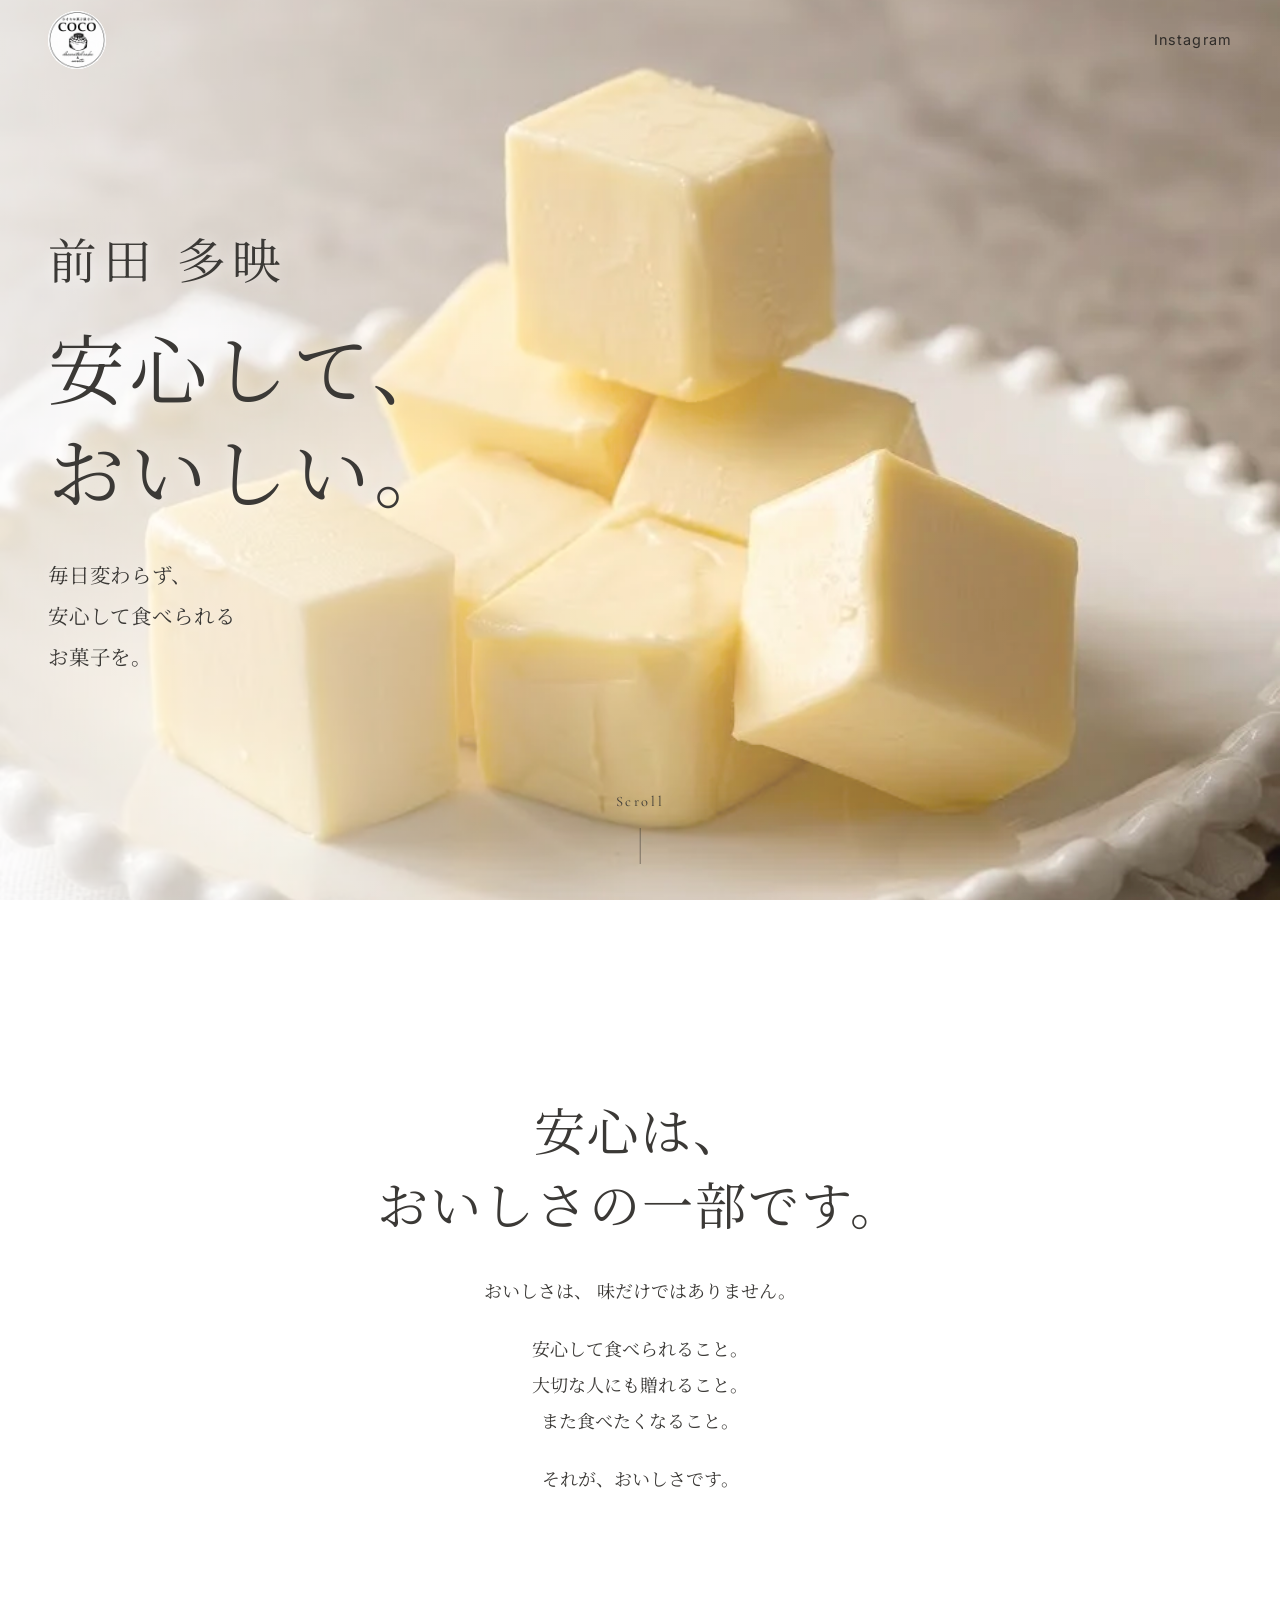
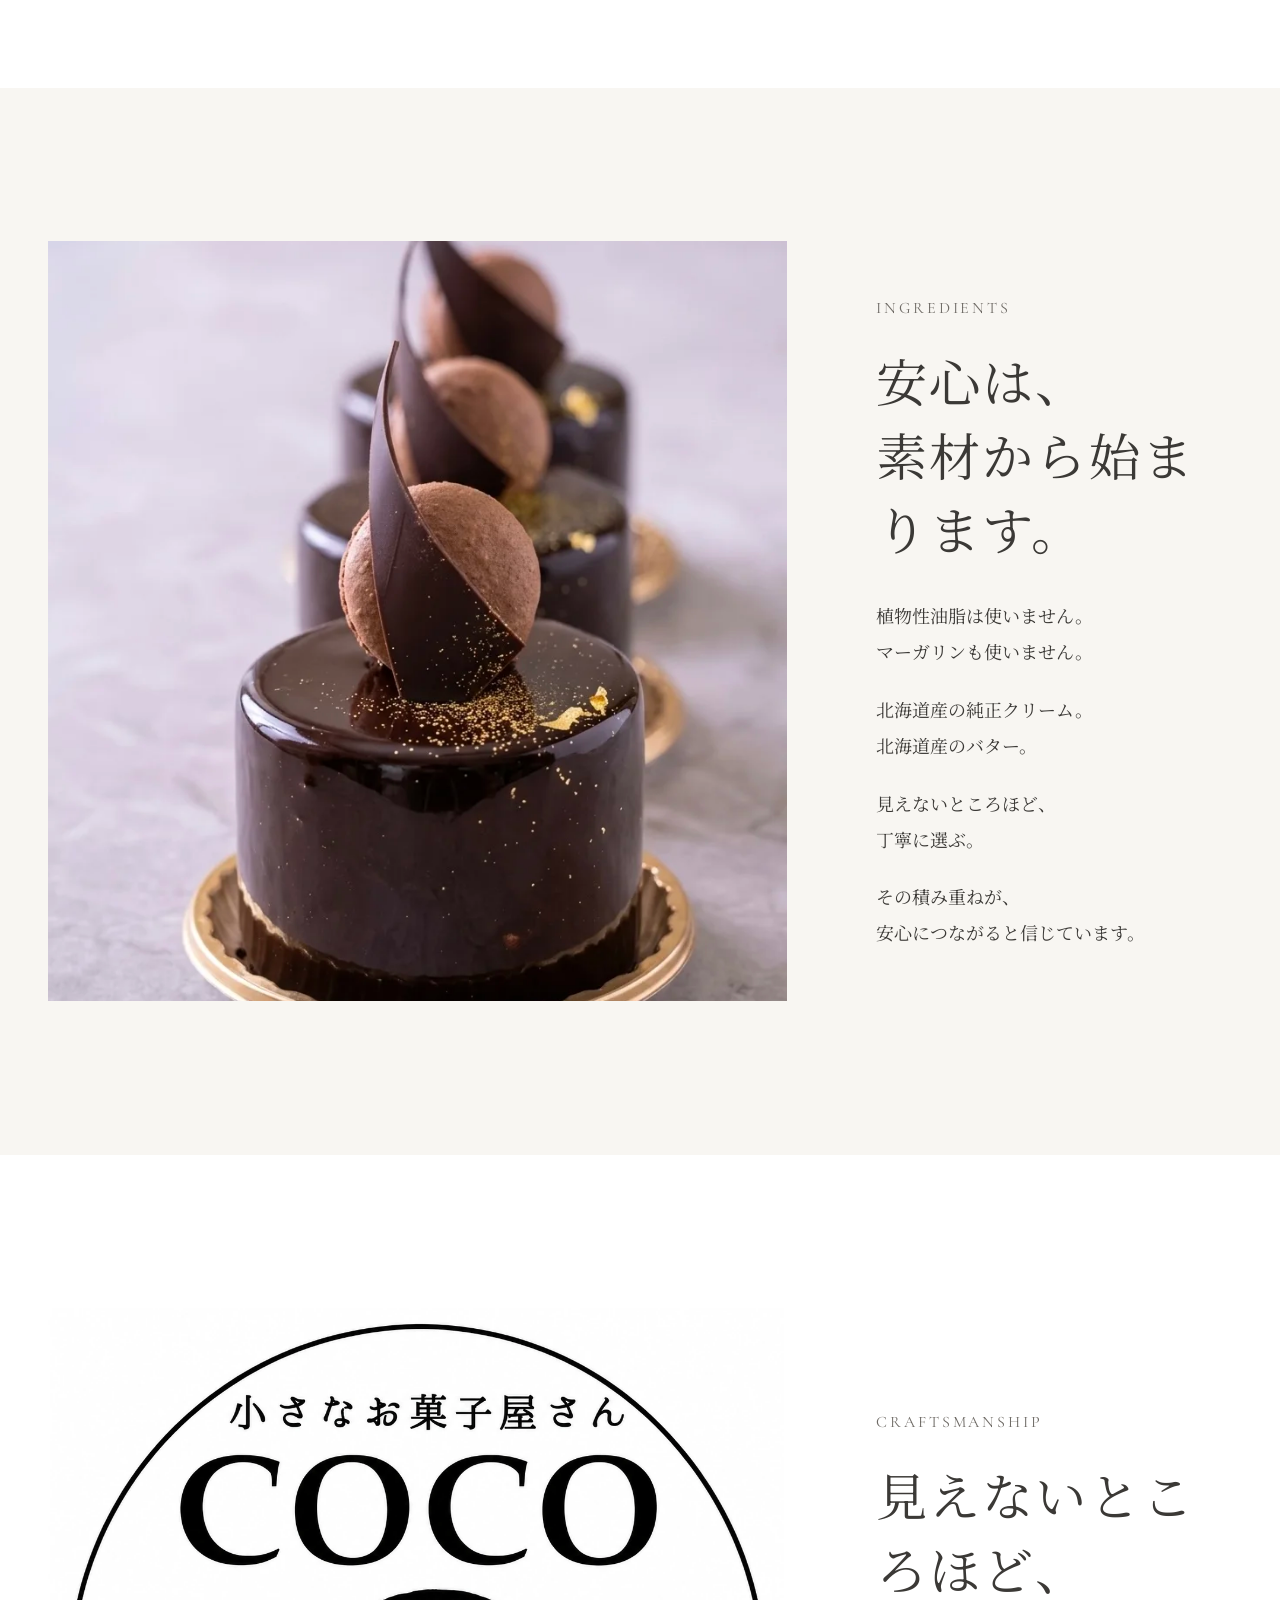
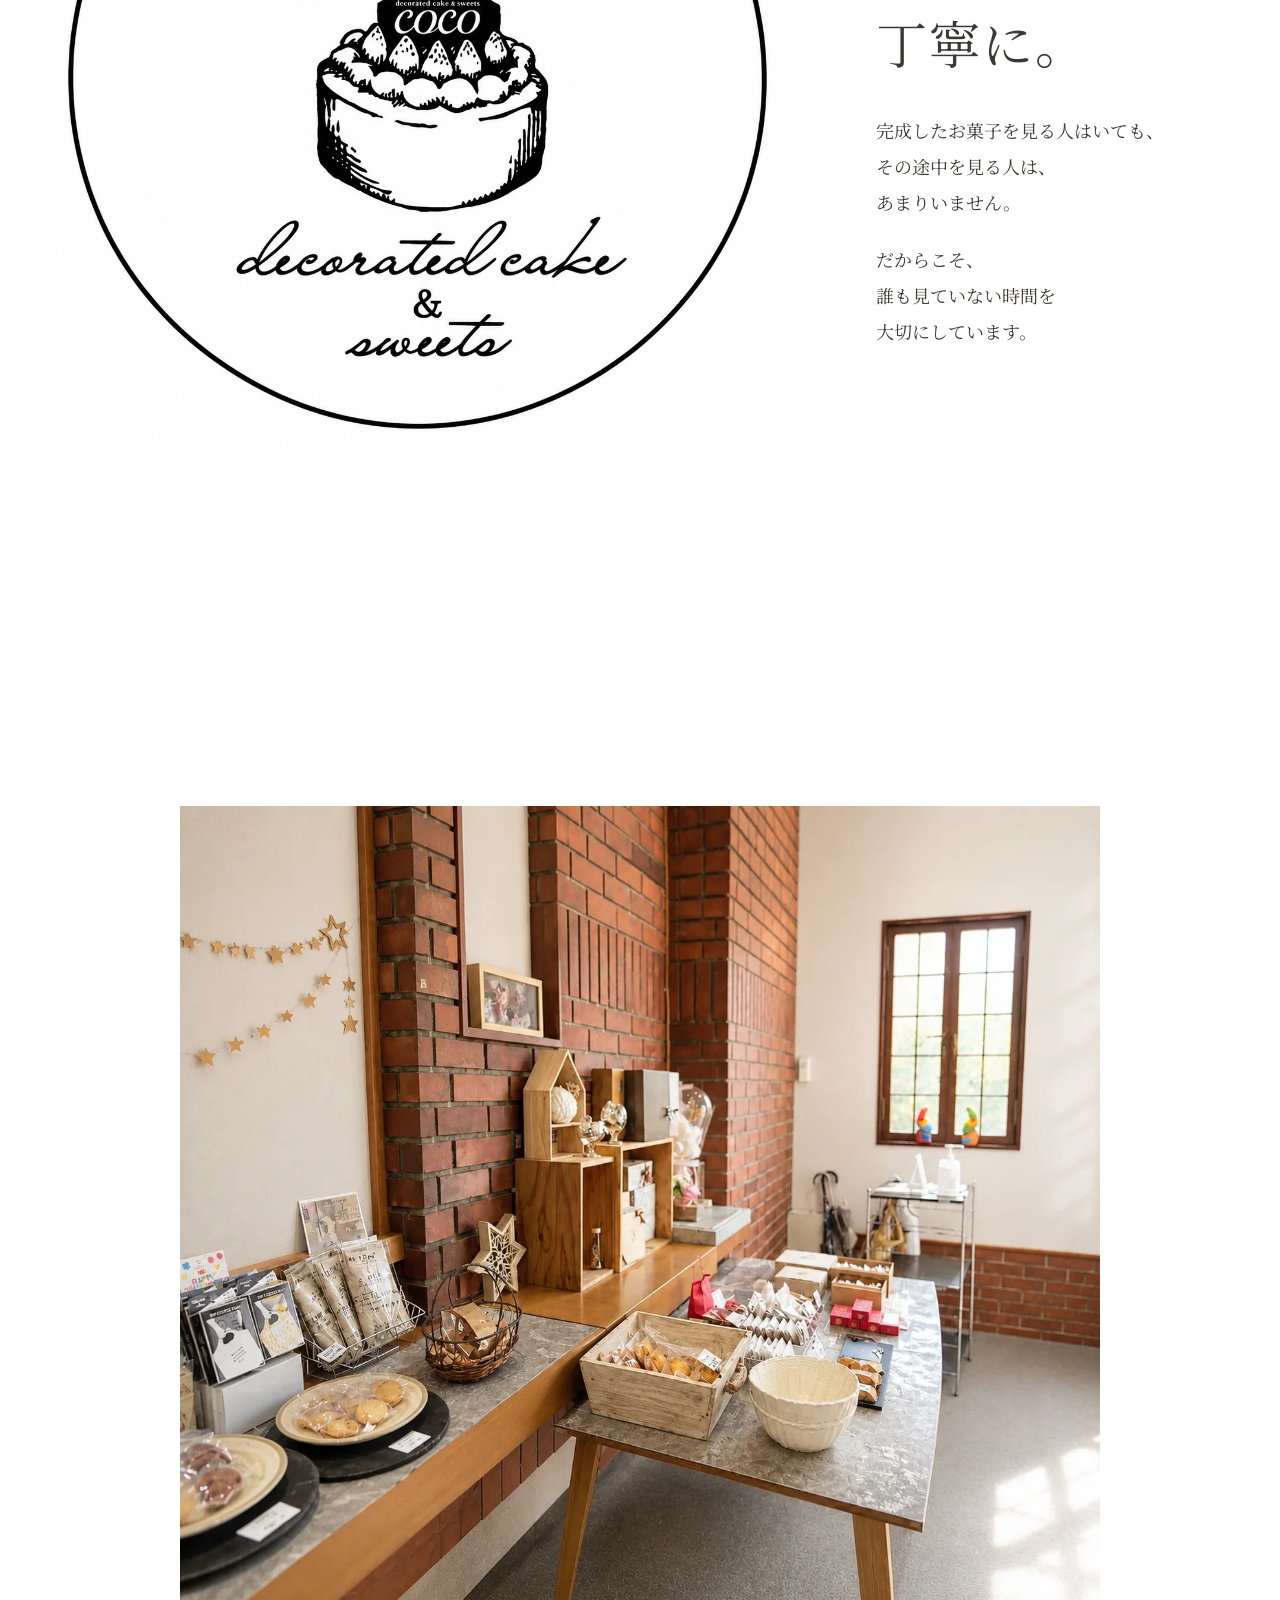
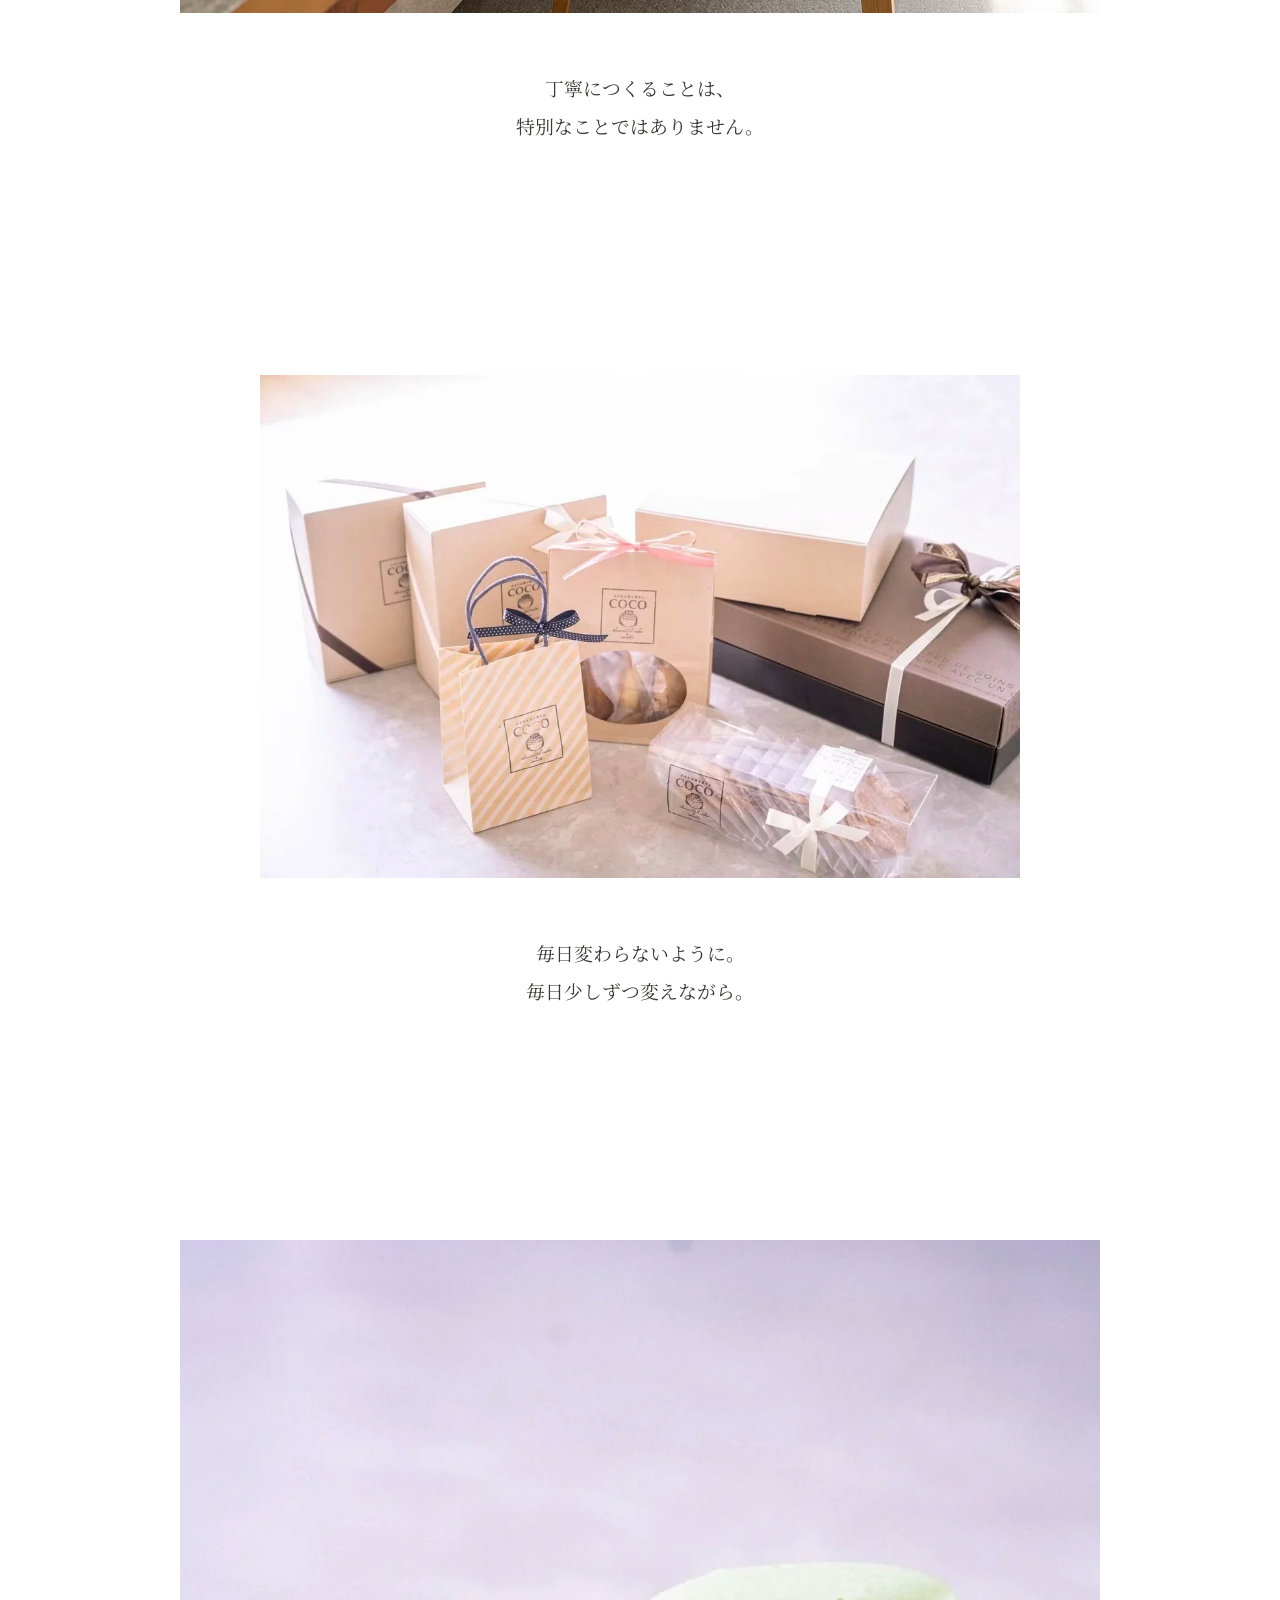
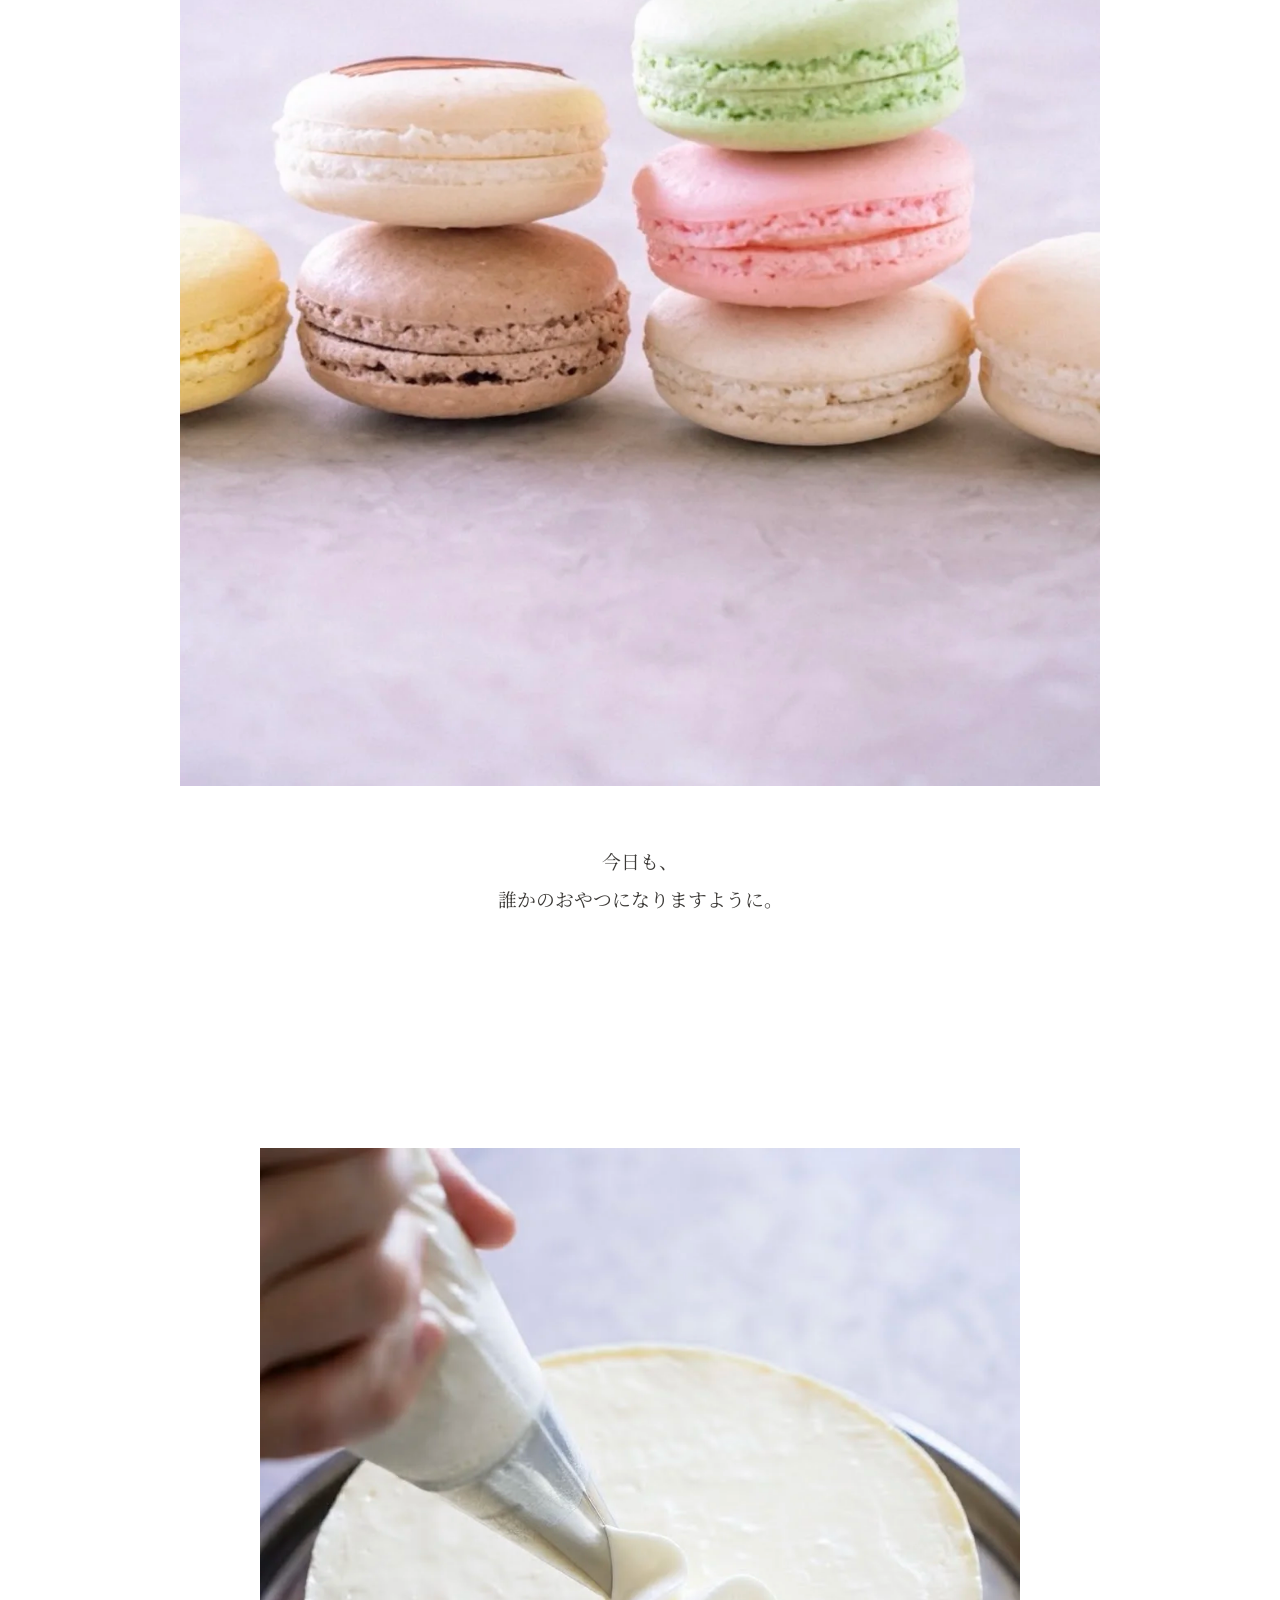
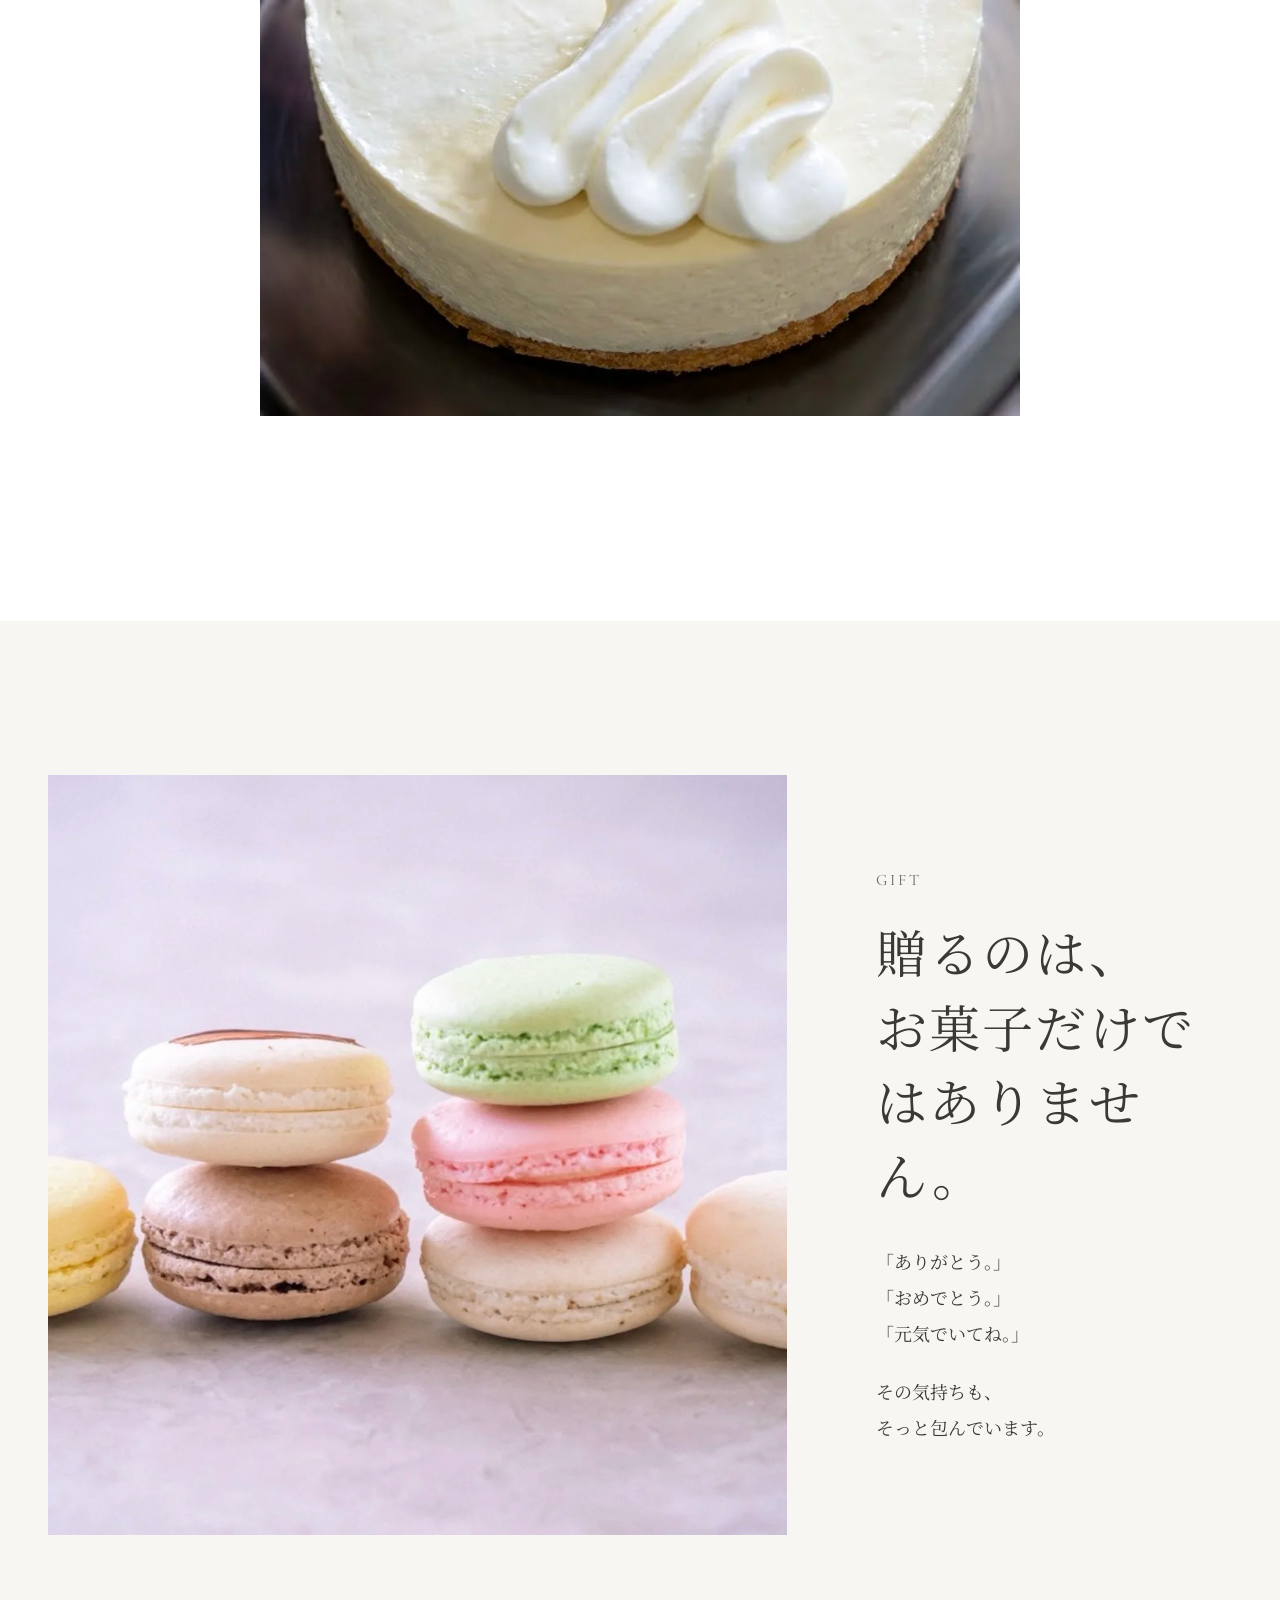
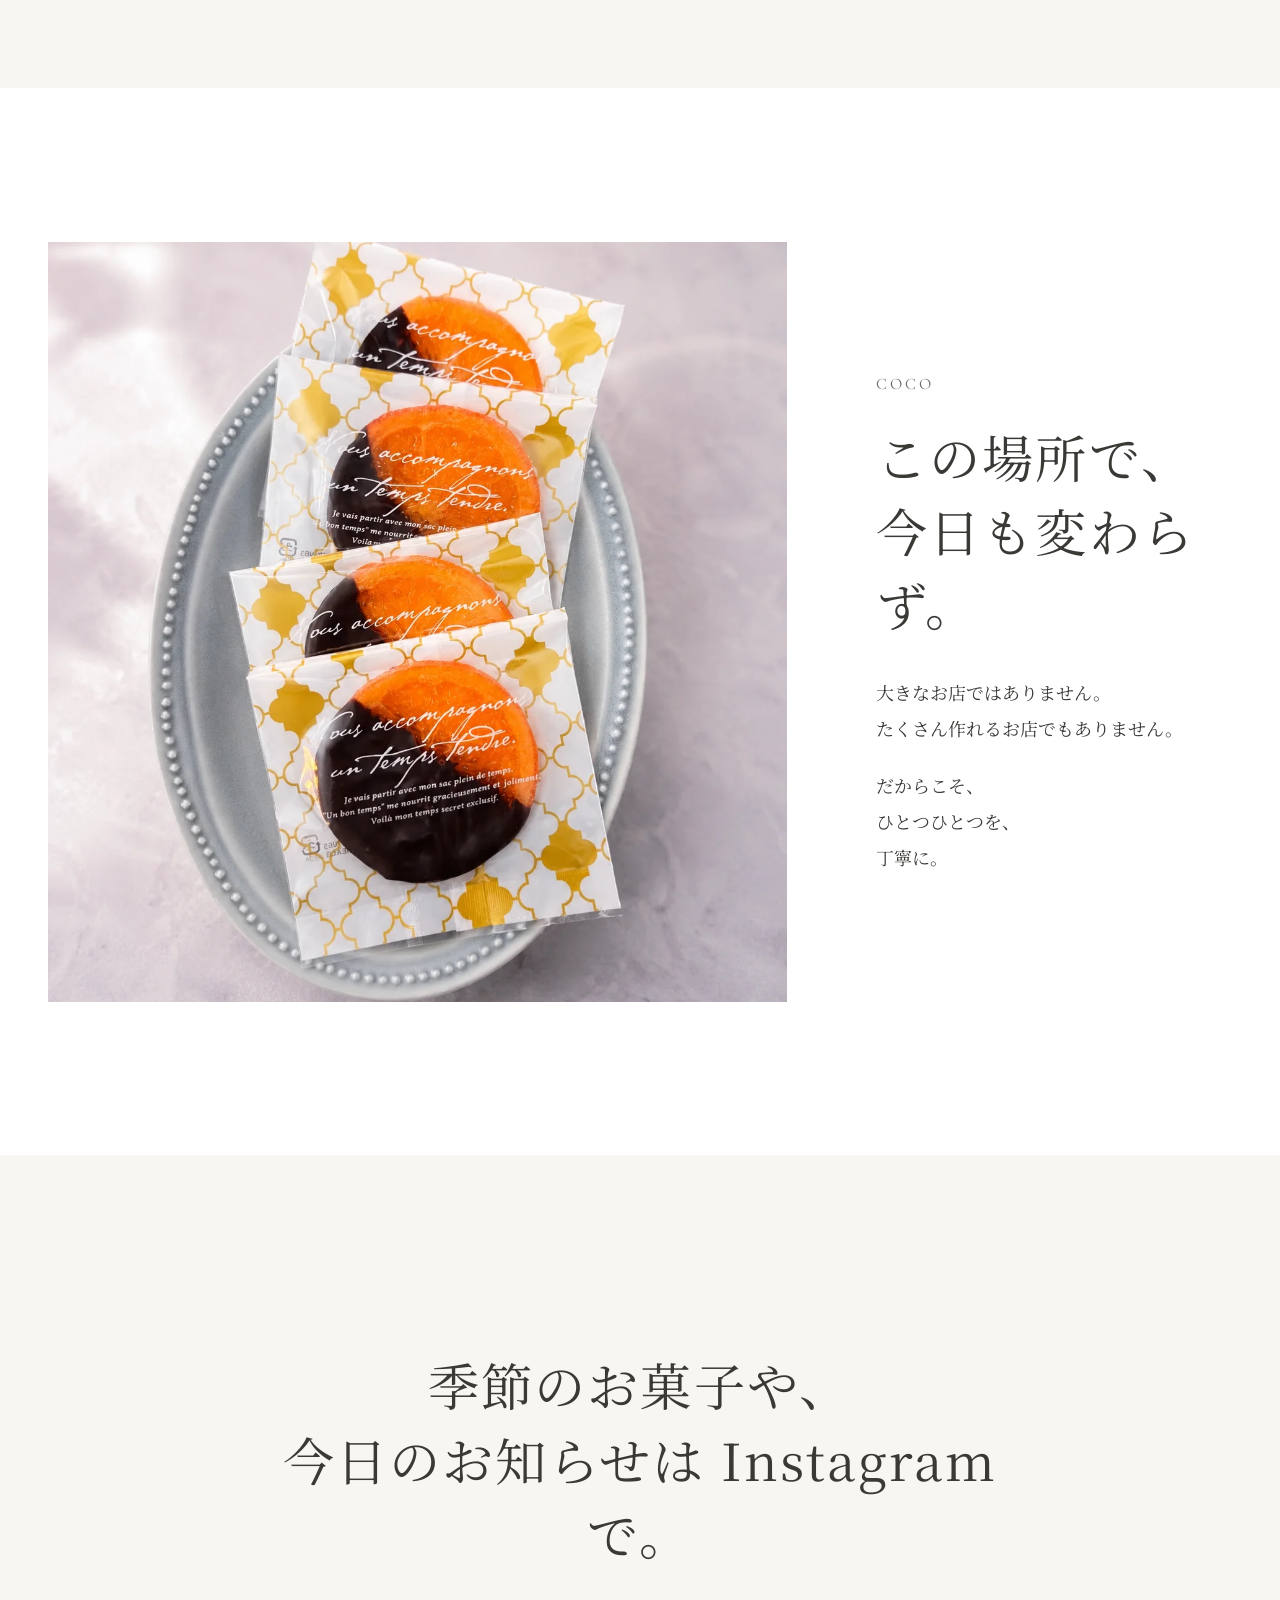
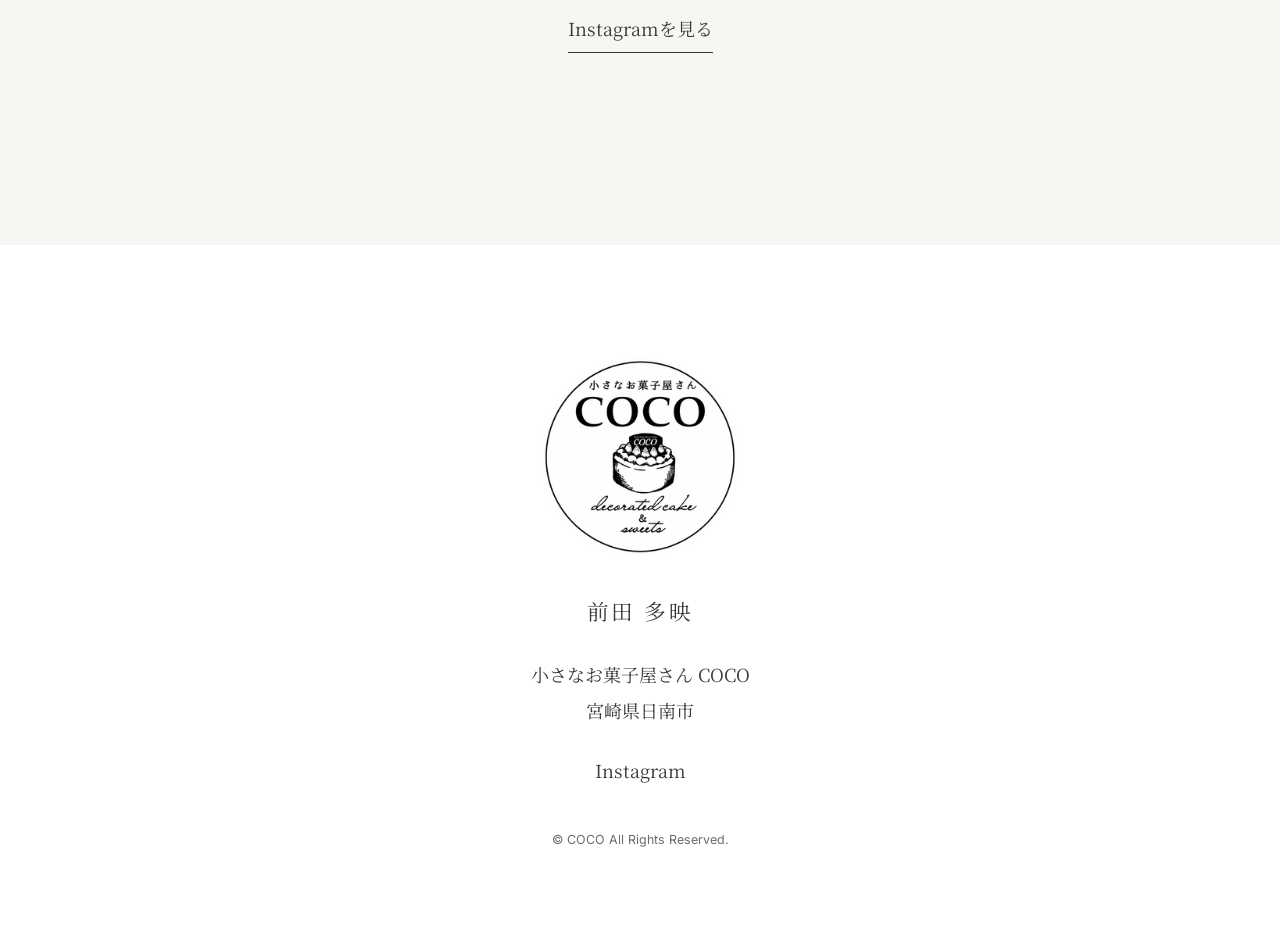
<file: index.html>
<!DOCTYPE html>
<html lang="ja">
<head>
  <meta charset="UTF-8">

  <meta
    name="viewport"
    content="width=device-width, initial-scale=1, viewport-fit=cover"
  >

  <title>前田多映｜小さなお菓子屋さん COCO｜安心して、おいしい。</title>

  <meta
    name="description"
    content="植物性油脂やマーガリンを使わず、北海道産の純正クリームとバターを使用した安心できるお菓子づくり。宮崎県日南市「小さなお菓子屋さん COCO」パティシエ・前田多映のLiving Brand。"
  >

  <meta name="robots" content="index, follow">
  <meta name="theme-color" content="#f8f6f2">

  <meta property="og:type" content="website">
  <meta property="og:locale" content="ja_JP">
  <meta property="og:site_name" content="前田多映｜小さなお菓子屋さん COCO">
  <meta property="og:title" content="前田多映｜安心して、おいしい。">
  <meta
    property="og:description"
    content="宮崎県日南市「小さなお菓子屋さん COCO」前田多映のLiving Brand。"
  >
  <meta property="og:image" content="./ogp.jpg">

  <meta name="twitter:card" content="summary_large_image">
  <meta name="twitter:title" content="前田多映｜安心して、おいしい。">
  <meta
    name="twitter:description"
    content="宮崎県日南市「小さなお菓子屋さん COCO」前田多映のLiving Brand。"
  >
  <meta name="twitter:image" content="./ogp.jpg">

  <link rel="icon" href="./ファビコン.png" type="image/png">
  <link rel="apple-touch-icon" href="./apple-touch-icon.png">

  <link rel="preconnect" href="https://fonts.googleapis.com">
  <link rel="preconnect" href="https://fonts.gstatic.com" crossorigin>

  <link
    href="https://fonts.googleapis.com/css2?family=Cormorant+Garamond:wght@400;500&family=Inter:wght@400;500&family=Noto+Serif+JP:wght@400;500&display=swap"
    rel="stylesheet"
  >

  <link rel="stylesheet" href="./style.css?v=12">
  <script src="./script.js?v=12" defer></script>

  <script type="application/ld+json">
  {
    "@context": "https://schema.org",
    "@graph": [
      {
        "@type": "Person",
        "name": "前田 多映",
        "jobTitle": "パティシエ・オーナーシェフ",
        "worksFor": {
          "@type": "Bakery",
          "name": "小さなお菓子屋さん COCO"
        }
      },
      {
        "@type": "Bakery",
        "name": "小さなお菓子屋さん COCO",
        "address": {
          "@type": "PostalAddress",
          "addressRegion": "宮崎県",
          "addressLocality": "日南市",
          "addressCountry": "JP"
        },
        "sameAs": [
          "https://www.instagram.com/coco_nichinan/"
        ]
      }
    ]
  }
  </script>
</head>

<body>
  <a class="skip-link" href="#main-content">
    本文へ移動
  </a>

  <header class="site-header" id="site-header">
    <div class="container site-header__inner">

      <a
        class="site-logo"
        href="#top"
        aria-label="ページの先頭へ戻る"
      >
        <img
          src="./logo.webp"
          alt="小さなお菓子屋さん COCO"
          width="120"
          height="120"
        >
      </a>

      <a
        class="header-instagram"
        href="https://www.instagram.com/coco_nichinan/"
        target="_blank"
        rel="noopener noreferrer"
      >
        Instagram
      </a>

    </div>
  </header>

  <main id="main-content">

    <section
      class="hero"
      id="top"
      aria-labelledby="hero-title"
    >
      <img
        class="hero__image"
        src="./hero.webp"
        alt="生クリームを絞ってケーキを仕上げる様子"
        width="1536"
        height="1024"
        fetchpriority="high"
      >

      <div class="hero__overlay" aria-hidden="true"></div>

      <div class="container hero__content">
        <p class="hero__name">
          前田 多映
        </p>

        <h1 class="hero__title" id="hero-title">
          安心して、<br>
          おいしい。
        </h1>

        <p class="hero__lead">
          毎日変わらず、<br>
          安心して食べられる<br>
          お菓子を。
        </p>
      </div>

      <span class="hero__scroll" aria-hidden="true">
        Scroll
      </span>
    </section>

    <section
      class="section section--brand"
      aria-labelledby="brand-title"
    >
      <div class="container container--narrow reveal">

        <h2
          class="section-title section-title--center"
          id="brand-title"
        >
          安心は、<br>
          おいしさの一部です。
        </h2>

        <div class="section-text section-text--center">
          <p>
            おいしさは、<br class="mobile-break">
            味だけではありません。
          </p>

          <p>
            安心して食べられること。<br>
            大切な人にも贈れること。<br>
            また食べたくなること。
          </p>

          <p>
            それが、おいしさです。
          </p>
        </div>

      </div>
    </section>

    <section
      class="section section--surface"
      aria-labelledby="ingredients-title"
    >
      <div class="container story reveal">

        <figure class="story__image">
          <img
            src="./butter.webp"
            alt="お菓子づくりに使用するバター"
            width="1200"
            height="900"
            loading="lazy"
            decoding="async"
          >
        </figure>

        <div class="story__content">
          <p class="eyebrow">
            Ingredients
          </p>

          <h2
            class="section-title"
            id="ingredients-title"
          >
            安心は、<br>
            素材から始まります。
          </h2>

          <div class="section-text">
            <p>
              植物性油脂は使いません。<br>
              マーガリンも使いません。
            </p>

            <p>
              北海道産の純正クリーム。<br>
              北海道産のバター。
            </p>

            <p>
              見えないところほど、<br>
              丁寧に選ぶ。
            </p>

            <p>
              その積み重ねが、<br>
              安心につながると信じています。
            </p>
          </div>
        </div>

      </div>
    </section>

    <section
      class="section"
      aria-labelledby="craft-title"
    >
      <div class="container story reveal">

        <figure class="story__image story__image--portrait">
          <img
            src="./cream.webp"
            alt="純正クリームを使ってケーキを仕上げる様子"
            width="1000"
            height="1250"
            loading="lazy"
            decoding="async"
          >
        </figure>

        <div class="story__content">
          <p class="eyebrow">
            Craftsmanship
          </p>

          <h2
            class="section-title"
            id="craft-title"
          >
            見えないところほど、<br>
            丁寧に。
          </h2>

          <div class="section-text">
            <p>
              完成したお菓子を見る人はいても、<br>
              その途中を見る人は、<br>
              あまりいません。
            </p>

            <p>
              だからこそ、<br>
              誰も見ていない時間を<br>
              大切にしています。
            </p>
          </div>
        </div>

      </div>
    </section>

    <section
      class="section section--gallery"
      aria-labelledby="gallery-title"
    >
      <h2 class="visually-hidden" id="gallery-title">
        お菓子の写真
      </h2>

      <div class="container container--wide">

        <figure class="gallery-item gallery-item--wide reveal">
          <img
            src="./tart.webp"
            alt="季節のフルーツを飾ったタルト"
            width="1200"
            height="1500"
            loading="lazy"
            decoding="async"
          >

          <figcaption>
            丁寧につくることは、<br>
            特別なことではありません。
          </figcaption>
        </figure>

        <figure class="gallery-item gallery-item--narrow reveal">
          <img
            src="./chocolate.webp"
            alt="艶やかなチョコレートケーキ"
            width="1000"
            height="1250"
            loading="lazy"
            decoding="async"
          >

          <figcaption>
            毎日変わらないように。<br>
            毎日少しずつ変えながら。
          </figcaption>
        </figure>

        <figure class="gallery-item gallery-item--wide reveal">
          <img
            src="./baked.webp"
            alt="丁寧に詰められた焼き菓子"
            width="1200"
            height="1200"
            loading="lazy"
            decoding="async"
          >

          <figcaption>
            今日も、<br>
            誰かのおやつになりますように。
          </figcaption>
        </figure>

        <figure class="gallery-item gallery-item--narrow reveal">
          <img
            src="./macarons.webp"
            alt="やさしい色合いのマカロン"
            width="1000"
            height="1250"
            loading="lazy"
            decoding="async"
          >
        </figure>

      </div>
    </section>

    <section
      class="section section--surface"
      aria-labelledby="gift-title"
    >
      <div class="container story reveal">

        <figure class="story__image">
          <img
            src="./baked.webp"
            alt="贈り物として丁寧に用意された焼き菓子"
            width="1200"
            height="1200"
            loading="lazy"
            decoding="async"
          >
        </figure>

        <div class="story__content">
          <p class="eyebrow">
            Gift
          </p>

          <h2
            class="section-title"
            id="gift-title"
          >
            贈るのは、<br>
            お菓子だけではありません。
          </h2>

          <div class="section-text">
            <p>
              「ありがとう。」<br>
              「おめでとう。」<br>
              「元気でいてね。」
            </p>

            <p>
              その気持ちも、<br>
              そっと包んでいます。
            </p>
          </div>
        </div>

      </div>
    </section>

    <section
      class="section"
      aria-labelledby="coco-title"
    >
      <div class="container story reveal">

        <figure class="story__image">
          <img
            src="./shop.webp"
            alt="小さなお菓子屋さん COCOの店内"
            width="1200"
            height="900"
            loading="lazy"
            decoding="async"
          >
        </figure>

        <div class="story__content">
          <p class="eyebrow">
            COCO
          </p>

          <h2
            class="section-title"
            id="coco-title"
          >
            この場所で、<br>
            今日も変わらず。
          </h2>

          <div class="section-text">
            <p>
              大きなお店ではありません。<br>
              たくさん作れるお店でもありません。
            </p>

            <p>
              だからこそ、<br>
              ひとつひとつを、<br>
              丁寧に。
            </p>
          </div>
        </div>

      </div>
    </section>

    <section
      class="section section--instagram section--surface"
      aria-labelledby="instagram-title"
    >
      <div class="container container--narrow reveal">

        <h2
          class="section-title section-title--center"
          id="instagram-title"
        >
          季節のお菓子や、<br>
          今日のお知らせは<br class="mobile-break">
          Instagramで。
        </h2>

        <p class="instagram-link">
          <a
            href="https://www.instagram.com/coco_nichinan/"
            target="_blank"
            rel="noopener noreferrer"
          >
            Instagramを見る
          </a>
        </p>

      </div>
    </section>

  </main>

  <footer class="site-footer">
    <div class="container site-footer__inner">

      <img
        class="footer-logo"
        src="./logo.webp"
        alt="小さなお菓子屋さん COCO"
        width="200"
        height="200"
        loading="lazy"
        decoding="async"
      >

      <p class="footer-name">
        前田 多映
      </p>

      <p class="footer-shop">
        小さなお菓子屋さん COCO<br>
        宮崎県日南市
      </p>

      <p class="footer-instagram">
        <a
          href="https://www.instagram.com/coco_nichinan/"
          target="_blank"
          rel="noopener noreferrer"
        >
          Instagram
        </a>
      </p>

      <small class="copyright">
        © COCO All Rights Reserved.
      </small>

    </div>
  </footer>
</body>
</html>
</file>
<file: style.css>
:root{--bg:#fff;--surface:#f8f6f2;--text:#3b3936;--muted:#6f6b66;--accent:#a57c52;--ja:"Noto Serif JP",serif;--en:"Cormorant Garamond",serif;--ui:Inter,sans-serif;--container:1200px;--wide:1360px;--narrow:760px;--section:clamp(6rem,12vw,12rem);--side:clamp(1.25rem,4vw,3rem);--duration:800ms;--ease:cubic-bezier(.22,1,.36,1)}
*,*::before,*::after{box-sizing:border-box}html{scroll-behavior:smooth;-webkit-text-size-adjust:100%}body{margin:0;min-width:320px;background:var(--bg);color:var(--text);font-family:var(--ja);font-size:1.125rem;line-height:2;text-rendering:optimizeLegibility;-webkit-font-smoothing:antialiased}img{display:block;max-width:100%;height:auto}figure,p,h1,h2{margin:0}a{color:inherit;text-decoration:none}:focus-visible{outline:2px solid var(--accent);outline-offset:5px}::selection{background:#efe6da}.skip-link{position:fixed;z-index:9999;top:.75rem;left:.75rem;transform:translateY(-150%);padding:.65rem 1rem;background:var(--text);color:#fff;font-family:var(--ui);font-size:.875rem}.skip-link:focus{transform:translateY(0)}.container{width:min(calc(100% - (var(--side)*2)),var(--container));margin-inline:auto}.container--wide{width:min(calc(100% - (var(--side)*2)),var(--wide))}.container--narrow{width:min(calc(100% - (var(--side)*2)),var(--narrow))}.visually-hidden{position:absolute!important;width:1px;height:1px;overflow:hidden;clip:rect(0 0 0 0);white-space:nowrap;clip-path:inset(50%)}
.site-header{position:fixed;inset:0 0 auto;z-index:100;height:80px;color:#2f2c29;transition:background-color 350ms ease,border-color 350ms ease,box-shadow 350ms ease}.site-header.is-scrolled{background:rgba(255,255,255,.94);border-bottom:1px solid rgba(59,57,54,.08);box-shadow:0 6px 28px rgba(59,57,54,.04)}.site-header__inner{height:100%;display:flex;align-items:center;justify-content:space-between;gap:1rem}.site-logo{display:block;width:58px;height:58px;border-radius:50%;overflow:hidden;background:#fff}.site-logo img{width:100%;height:100%;object-fit:cover}.text-link{display:inline-block;position:relative;font-family:var(--ui);font-size:.875rem;letter-spacing:.1em}.text-link::after{content:"";position:absolute;left:0;right:0;bottom:-.35rem;height:1px;background:currentColor;transform:scaleX(1);transform-origin:left;transition:transform 300ms ease}.text-link:hover::after{transform:scaleX(.45)}.text-link--header{text-transform:uppercase}.text-link--large{font-size:1rem}
.hero{position:relative;min-height:100svh;display:grid;place-items:center;overflow:hidden;background:#f5f1ed}.hero__image{position:absolute;inset:0;width:100%;height:100%;object-fit:cover;object-position:50% 48%}.hero__veil{position:absolute;inset:0;background:linear-gradient(90deg,rgba(255,255,255,.66),rgba(255,255,255,.25) 46%,rgba(255,255,255,.04))}.hero__content{position:relative;z-index:1;width:min(calc(100% - (var(--side)*2)),var(--container));text-align:left;text-shadow:0 1px 16px rgba(255,255,255,.7)}.hero__name{margin-bottom:1.3rem;font-size:clamp(2.2rem,3.8vw,3.6rem);line-height:1.45;letter-spacing:.13em}.hero__title{font-size:clamp(3rem,6vw,4.8rem);font-weight:400;line-height:1.35;letter-spacing:.06em}.hero__lead{margin-top:2rem;font-size:clamp(1rem,1.6vw,1.3rem);line-height:2;letter-spacing:.04em}.hero__scroll{position:absolute;z-index:2;bottom:2.25rem;left:50%;transform:translateX(-50%);font-family:var(--en);font-size:.9rem;letter-spacing:.18em}.hero__scroll::after{content:"";display:block;width:1px;height:2.25rem;margin:.7rem auto 0;background:currentColor;opacity:.55}
.section{padding-block:var(--section)}.section--surface{background:var(--surface)}.section--quiet{padding-block:clamp(8rem,15vw,15rem)}.section__title{font-size:clamp(2.15rem,4vw,3.45rem);font-weight:400;line-height:1.45;letter-spacing:.04em}.section__title--center{text-align:center;margin-inline:auto}.section__body{margin-top:2rem;max-width:36rem}.section__body p+p{margin-top:1.35rem}.section__body--center{text-align:center;margin-inline:auto}.eyebrow{margin-bottom:1.15rem;color:var(--muted);font-family:var(--en);font-size:1rem;letter-spacing:.18em;text-transform:uppercase}.story-block{display:grid;gap:clamp(3.5rem,7vw,6.5rem)}.story-block__media{width:100%;overflow:hidden}.story-block__media img{width:100%;max-height:820px;object-fit:cover}.story-block__copy{max-width:680px}.section--gallery{padding-block:clamp(8rem,16vw,15rem)}.gallery-piece{margin-inline:auto}.gallery-piece+.gallery-piece{margin-top:clamp(9rem,18vw,16rem)}.gallery-piece img{width:100%;object-fit:cover}.gallery-piece figcaption{margin-top:clamp(2rem,5vw,3.5rem);text-align:center;font-size:clamp(1rem,1.5vw,1.18rem);line-height:2;letter-spacing:.035em}.gallery-piece--narrow{max-width:760px}.gallery-piece--wide{max-width:920px}.instagram-link{margin-top:2.5rem}.site-footer{padding:7rem 0 5rem;text-align:center}.footer__logo{width:min(180px,42vw);margin-inline:auto;border-radius:50%}.footer__name{margin-top:2rem;margin-bottom:.75rem;font-size:1.35rem;letter-spacing:.12em}.site-footer p+p{margin-top:1.5rem}.site-footer small{display:block;margin-top:2.5rem;color:var(--muted);font-family:var(--ui);font-size:.78rem}.reveal{opacity:0;transform:translateY(24px);transition:opacity var(--duration) var(--ease),transform var(--duration) var(--ease)}.reveal.is-visible{opacity:1;transform:none}
@media(min-width:900px){.story-block{grid-template-columns:minmax(0,1.35fr) minmax(280px,.65fr);align-items:center}}
@media(max-width:768px){body{font-size:1rem}.site-header{height:72px}.site-logo{width:50px;height:50px}.hero{min-height:78svh;place-items:end start}.hero__image{object-position:62% center}.hero__veil{background:linear-gradient(90deg,rgba(255,255,255,.84),rgba(255,255,255,.52) 58%,rgba(255,255,255,.12))}.hero__content{padding-bottom:6.5rem}.hero__name{font-size:clamp(1.9rem,8vw,2.7rem)}.hero__title{font-size:clamp(2.7rem,12vw,4rem)}.hero__lead{margin-top:1.5rem}.hero__scroll{display:none}.section__title{font-size:clamp(2rem,9vw,3rem)}.story-block__media img{max-height:none}.site-footer{padding:5rem 0 3.5rem}}
@media(prefers-reduced-motion:reduce){html{scroll-behavior:auto}*,*::before,*::after{animation-duration:.01ms!important;animation-iteration-count:1!important;transition-duration:.01ms!important}.reveal{opacity:1;transform:none}}
/* ===== Release 1.2 emergency fix ===== */

.header-instagram{
  font-family:var(--ui);
  font-size:.9rem;
  letter-spacing:.08em;
}

.hero__overlay{
  position:absolute;
  inset:0;
  background:linear-gradient(
    90deg,
    rgba(255,255,255,.72) 0%,
    rgba(255,255,255,.3) 48%,
    rgba(255,255,255,.05) 100%
  );
}

.section-title{
  margin:0;
  font-size:clamp(2.1rem,4vw,3.45rem);
  font-weight:400;
  line-height:1.45;
  letter-spacing:.04em;
}

.section-title--center{
  text-align:center;
  margin-inline:auto;
}

.section-text{
  margin-top:2rem;
  max-width:36rem;
}

.section-text p{
  margin:0;
}

.section-text p + p{
  margin-top:1.35rem;
}

.section-text--center{
  margin-inline:auto;
  text-align:center;
}

.section--brand{
  padding-block:clamp(8rem,15vw,15rem);
}

.story{
  display:grid;
  gap:clamp(3.5rem,7vw,6.5rem);
}

.story__image{
  margin:0;
  width:100%;
  overflow:hidden;
}

.story__image img{
  display:block;
  width:100%;
  max-height:760px;
  object-fit:cover;
}

.story__image--portrait img{
  max-height:900px;
}

.story__content{
  max-width:680px;
}

.gallery-item{
  margin-inline:auto;
}

.gallery-item + .gallery-item{
  margin-top:clamp(9rem,18vw,16rem);
}

.gallery-item img{
  display:block;
  width:100%;
  height:auto;
  object-fit:cover;
}

.gallery-item figcaption{
  margin-top:clamp(2rem,5vw,3.5rem);
  text-align:center;
  font-size:clamp(1rem,1.5vw,1.18rem);
  line-height:2;
}

.gallery-item--wide{
  max-width:920px;
}

.gallery-item--narrow{
  max-width:760px;
}

.section--instagram{
  padding-block:clamp(8rem,15vw,15rem);
  text-align:center;
}

.instagram-link{
  margin-top:2.5rem;
  text-align:center;
}

.instagram-link a{
  display:inline-block;
  border-bottom:1px solid currentColor;
  padding-bottom:.35rem;
}

.site-footer__inner{
  text-align:center;
}

.footer-logo{
  display:block;
  width:min(200px,45vw);
  height:auto;
  margin-inline:auto;
  border-radius:50%;
}

.footer-name{
  margin-top:2rem;
  font-size:1.35rem;
  letter-spacing:.12em;
}

.footer-shop,
.footer-instagram{
  margin-top:1.5rem;
}

.copyright{
  display:block;
  margin-top:2.5rem;
  color:var(--muted);
  font-family:var(--ui);
  font-size:.78rem;
}

.mobile-break{
  display:none;
}

@media (min-width:900px){
  .story{
    grid-template-columns:minmax(0,1.35fr) minmax(280px,.65fr);
    align-items:center;
  }
}

@media (max-width:768px){
  body{
    font-size:1rem;
    overflow-x:hidden;
  }

  .container,
  .container--wide,
  .container--narrow{
    width:calc(100% - 32px);
  }

  .hero{
    min-height:78svh;
    place-items:end start;
  }

  .hero__image{
    object-position:62% center;
  }

  .hero__overlay{
    background:linear-gradient(
      90deg,
      rgba(255,255,255,.88) 0%,
      rgba(255,255,255,.58) 60%,
      rgba(255,255,255,.12) 100%
    );
  }

  .hero__content{
    padding-bottom:6rem;
  }

  .hero__name{
    font-size:clamp(1.9rem,8vw,2.7rem);
  }

  .hero__title{
    font-size:clamp(2.7rem,12vw,4rem);
  }

  .section-title{
    font-size:clamp(2rem,9vw,3rem);
  }

  .story{
    display:block;
  }

  .story__image{
    margin-bottom:2.75rem;
  }

  .story__image img,
  .story__image--portrait img{
    max-height:none;
  }

  .gallery-item + .gallery-item{
    margin-top:7rem;
  }

  .mobile-break{
    display:block;
  }
}
</file>
